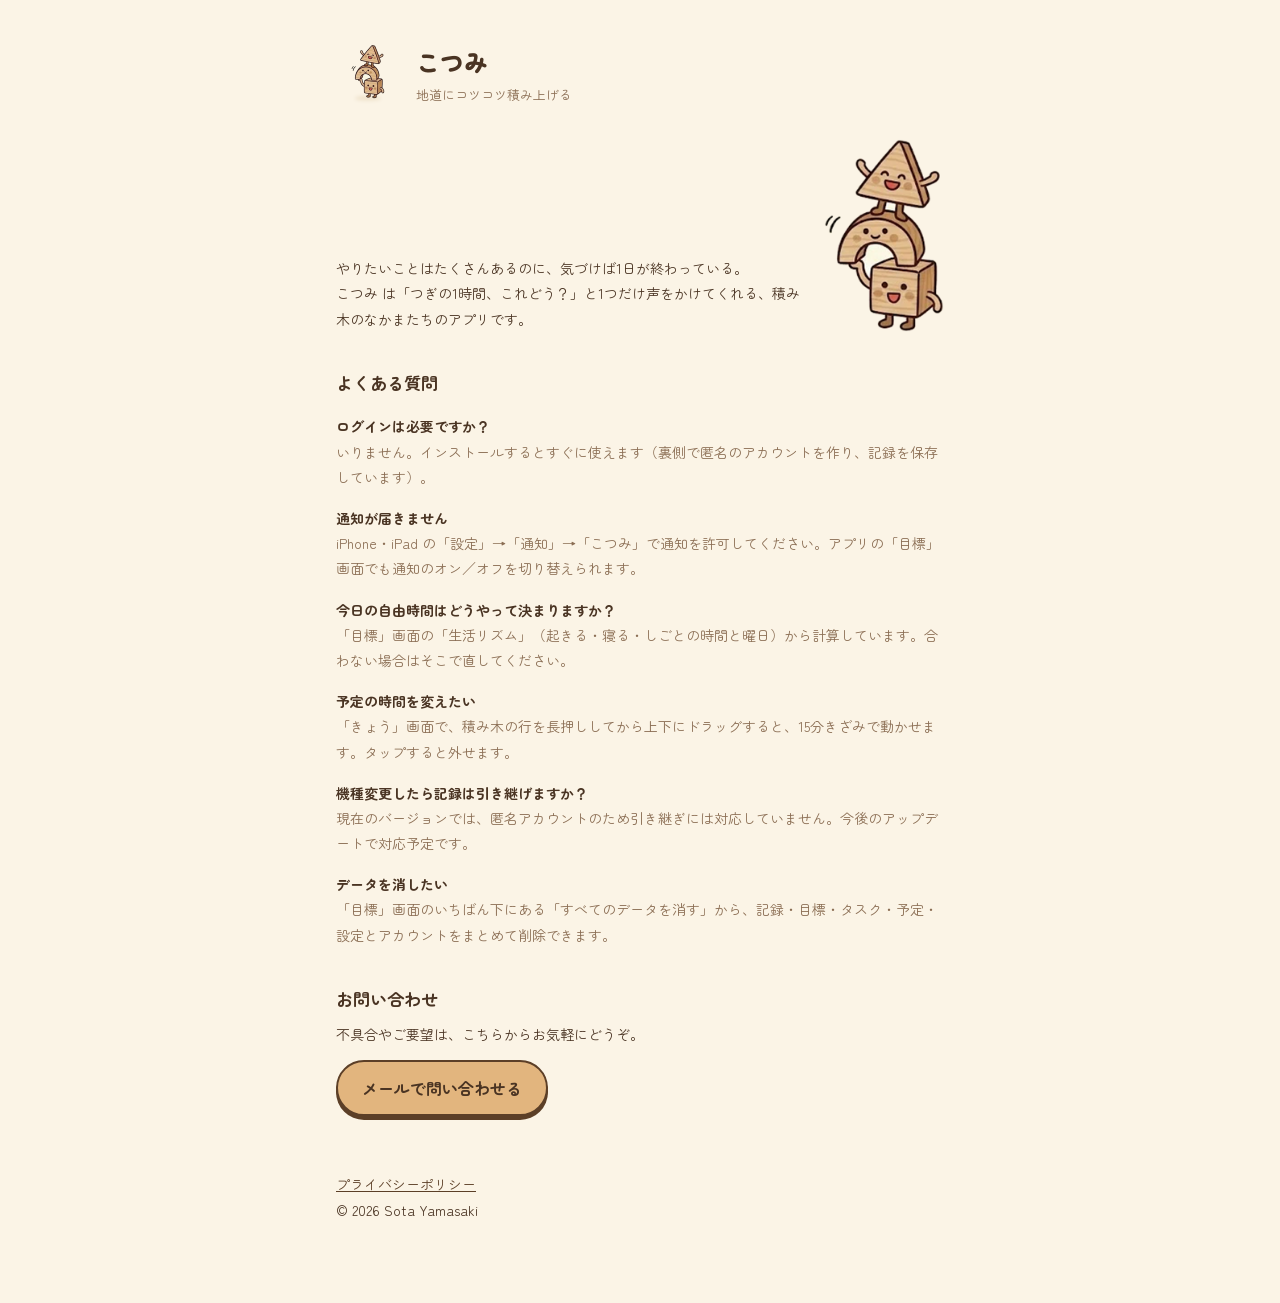
<file: index.html>
<!DOCTYPE html>
<html lang="ja">
<head>
  <meta charset="UTF-8" />
  <meta name="viewport" content="width=device-width, initial-scale=1.0" />
  <title>こつみ サポート</title>
  <meta name="description" content="こつみは、つぎの1時間を積み木のなかまが1つだけ提案してくれる、コツコツ積み上げるためのアプリです。" />
  <link rel="icon" href="assets/icon.png" />
  <link rel="preconnect" href="https://fonts.googleapis.com" />
  <link href="https://fonts.googleapis.com/css2?family=Zen+Maru+Gothic:wght@400;700;900&display=swap" rel="stylesheet" />
  <link rel="stylesheet" href="style.css" />
</head>
<body>
  <main>
    <header>
      <img src="assets/icon.png" alt="こつみ のアイコン" />
      <div>
        <h1>こつみ</h1>
        <p class="soft">地道にコツコツ積み上げる</p>
      </div>
    </header>

    <div class="hero">
      <p>やりたいことはたくさんあるのに、気づけば1日が終わっている。<br />こつみ は「つぎの1時間、これどう？」と1つだけ声をかけてくれる、積み木のなかまたちのアプリです。</p>
      <img src="assets/stack.png" alt="積み重なった積み木のなかまたち" />
    </div>

    <h2>よくある質問</h2>
    <dl>
      <dt>ログインは必要ですか？</dt>
      <dd>いりません。インストールするとすぐに使えます（裏側で匿名のアカウントを作り、記録を保存しています）。</dd>
      <dt>通知が届きません</dt>
      <dd>iPhone・iPad の「設定」→「通知」→「こつみ」で通知を許可してください。アプリの「目標」画面でも通知のオン／オフを切り替えられます。</dd>
      <dt>今日の自由時間はどうやって決まりますか？</dt>
      <dd>「目標」画面の「生活リズム」（起きる・寝る・しごとの時間と曜日）から計算しています。合わない場合はそこで直してください。</dd>
      <dt>予定の時間を変えたい</dt>
      <dd>「きょう」画面で、積み木の行を長押ししてから上下にドラッグすると、15分きざみで動かせます。タップすると外せます。</dd>
      <dt>機種変更したら記録は引き継げますか？</dt>
      <dd>現在のバージョンでは、匿名アカウントのため引き継ぎには対応していません。今後のアップデートで対応予定です。</dd>
      <dt>データを消したい</dt>
      <dd>「目標」画面のいちばん下にある「すべてのデータを消す」から、記録・目標・タスク・予定・設定とアカウントをまとめて削除できます。</dd>
    </dl>

    <h2>お問い合わせ</h2>
    <p>不具合やご要望は、こちらからお気軽にどうぞ。</p>
    <a class="button" href="mailto:osouzainosou33@gmail.com?subject=Kotsumi%20%E3%81%8A%E5%95%8F%E3%81%84%E5%90%88%E3%82%8F%E3%81%9B">メールで問い合わせる</a>

    <footer>
      <p><a href="privacy-policy.html">プライバシーポリシー</a></p>
      <p>© 2026 Sota Yamasaki</p>
    </footer>
  </main>
</body>
</html>
</file>
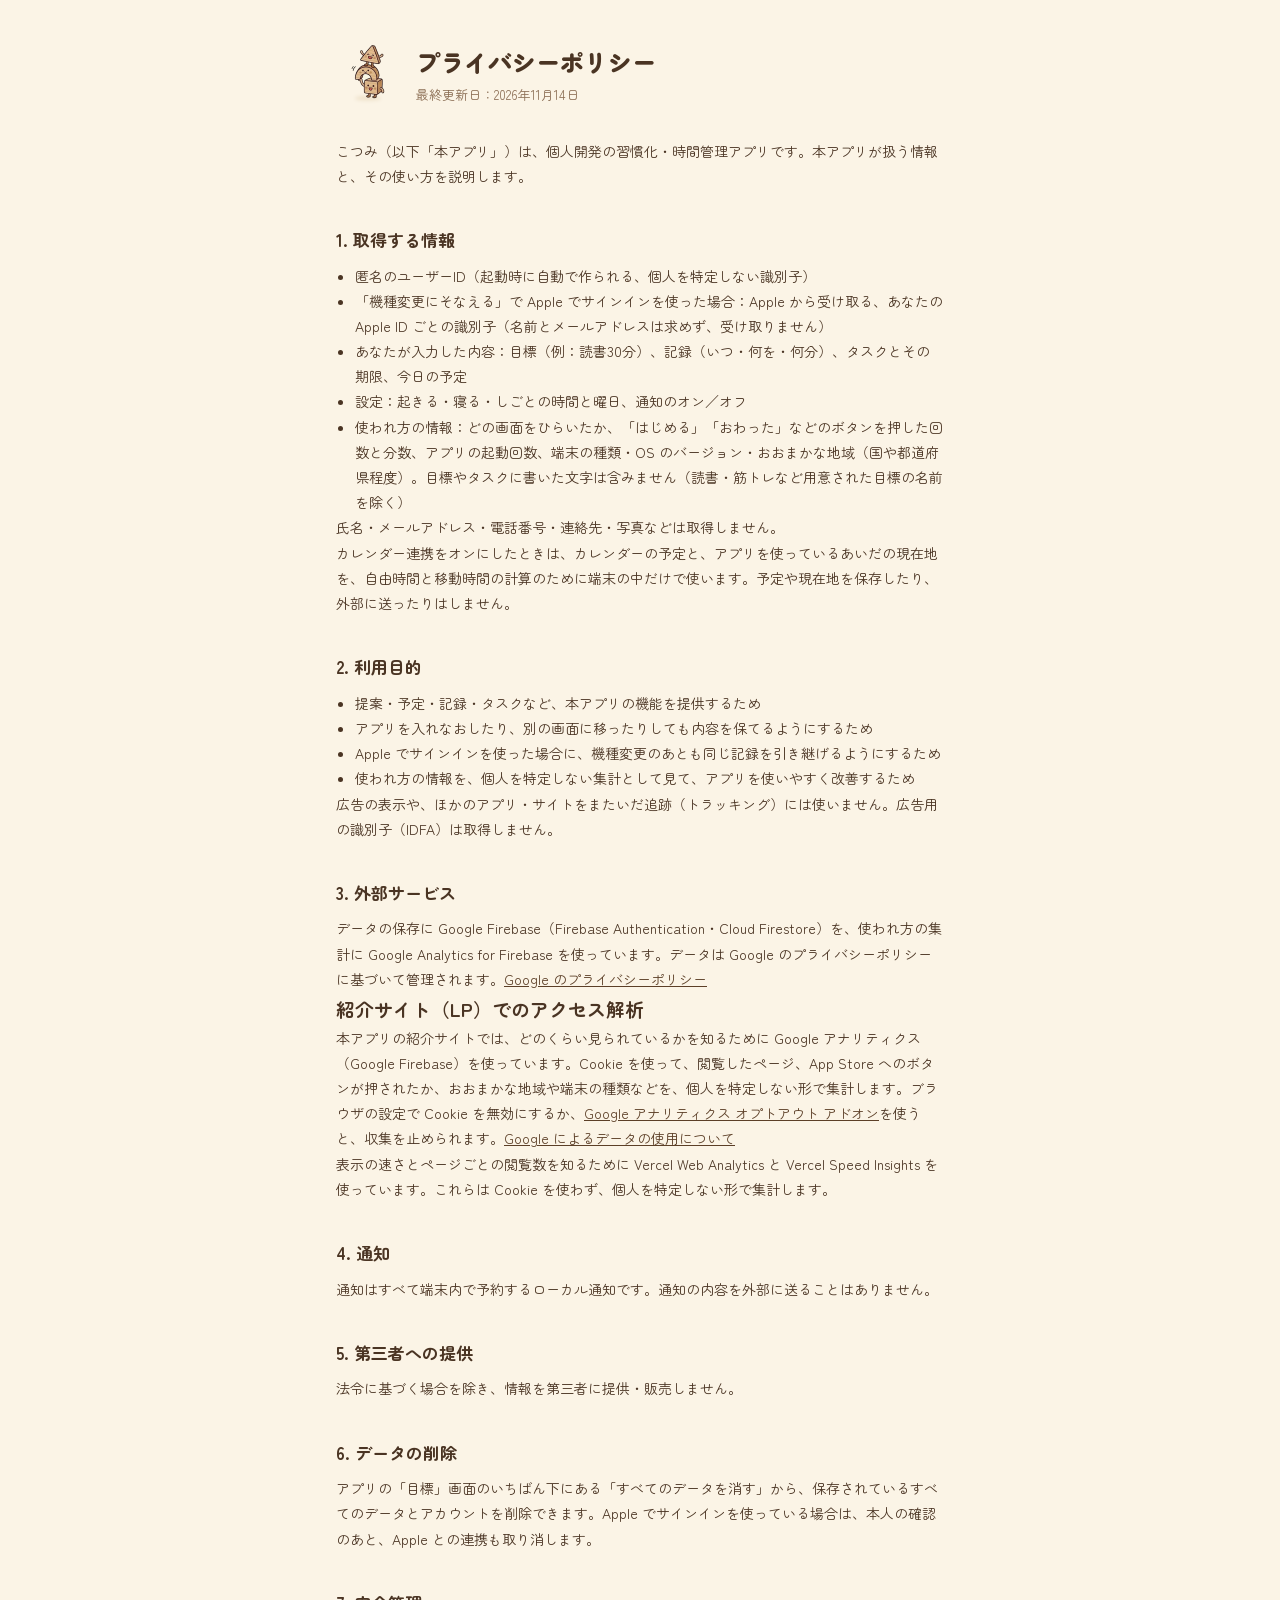
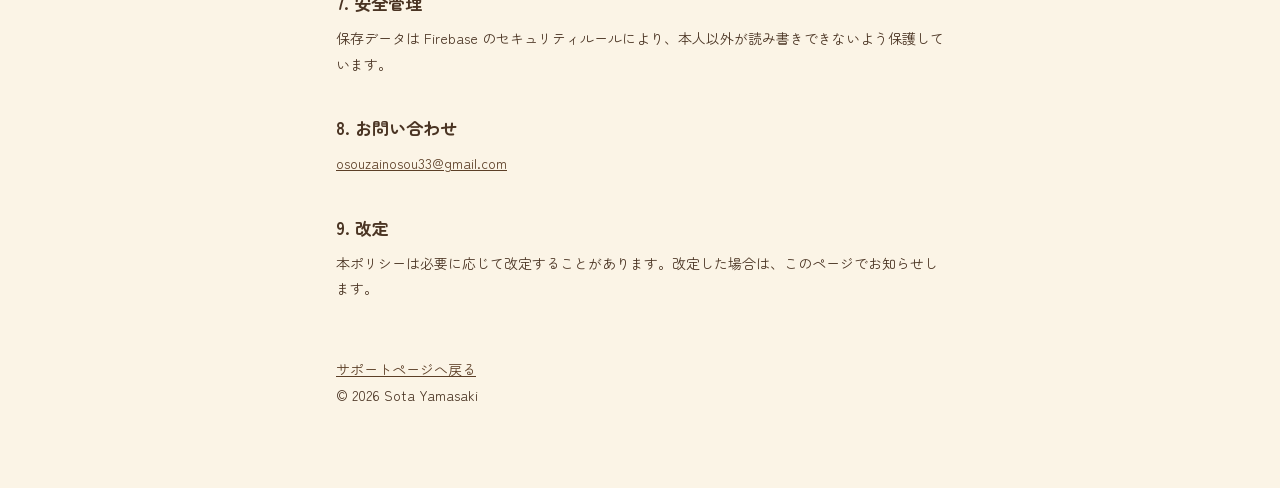
<file: privacy-policy.html>
<!DOCTYPE html>
<html lang="ja">
<head>
  <meta charset="UTF-8" />
  <meta name="viewport" content="width=device-width, initial-scale=1.0" />
  <title>プライバシーポリシー - こつみ</title>
  <link rel="icon" href="assets/icon.png" />
  <link rel="preconnect" href="https://fonts.googleapis.com" />
  <link href="https://fonts.googleapis.com/css2?family=Zen+Maru+Gothic:wght@400;700;900&display=swap" rel="stylesheet" />
  <link rel="stylesheet" href="style.css" />
</head>
<body>
  <main>
    <header>
      <img src="assets/icon.png" alt="こつみ のアイコン" />
      <div>
        <h1>プライバシーポリシー</h1>
        <p class="soft">最終更新日：2026年11月14日</p>
      </div>
    </header>

    <p>こつみ（以下「本アプリ」）は、個人開発の習慣化・時間管理アプリです。本アプリが扱う情報と、その使い方を説明します。</p>

    <h2>1. 取得する情報</h2>
    <ul>
      <li>匿名のユーザーID（起動時に自動で作られる、個人を特定しない識別子）</li>
      <li>「機種変更にそなえる」で Apple でサインインを使った場合：Apple から受け取る、あなたの Apple ID ごとの識別子（名前とメールアドレスは求めず、受け取りません）</li>
      <li>あなたが入力した内容：目標（例：読書30分）、記録（いつ・何を・何分）、タスクとその期限、今日の予定</li>
      <li>設定：起きる・寝る・しごとの時間と曜日、通知のオン／オフ</li>
      <li>使われ方の情報：どの画面をひらいたか、「はじめる」「おわった」などのボタンを押した回数と分数、アプリの起動回数、端末の種類・OS のバージョン・おおまかな地域（国や都道府県程度）。目標やタスクに書いた文字は含みません（読書・筋トレなど用意された目標の名前を除く）</li>
    </ul>
    <p>氏名・メールアドレス・電話番号・連絡先・写真などは取得しません。</p>
    <p>カレンダー連携をオンにしたときは、カレンダーの予定と、アプリを使っているあいだの現在地を、自由時間と移動時間の計算のために端末の中だけで使います。予定や現在地を保存したり、外部に送ったりはしません。</p>

    <h2>2. 利用目的</h2>
    <ul>
      <li>提案・予定・記録・タスクなど、本アプリの機能を提供するため</li>
      <li>アプリを入れなおしたり、別の画面に移ったりしても内容を保てるようにするため</li>
      <li>Apple でサインインを使った場合に、機種変更のあとも同じ記録を引き継げるようにするため</li>
      <li>使われ方の情報を、個人を特定しない集計として見て、アプリを使いやすく改善するため</li>
    </ul>
    <p>広告の表示や、ほかのアプリ・サイトをまたいだ追跡（トラッキング）には使いません。広告用の識別子（IDFA）は取得しません。</p>

    <h2>3. 外部サービス</h2>
    <p>データの保存に Google Firebase（Firebase Authentication・Cloud Firestore）を、使われ方の集計に Google Analytics for Firebase を使っています。データは Google のプライバシーポリシーに基づいて管理されます。<a href="https://policies.google.com/privacy" target="_blank" rel="noopener">Google のプライバシーポリシー</a></p>

    <h3>紹介サイト（LP）でのアクセス解析</h3>
    <p>本アプリの紹介サイトでは、どのくらい見られているかを知るために Google アナリティクス（Google Firebase）を使っています。Cookie を使って、閲覧したページ、App Store へのボタンが押されたか、おおまかな地域や端末の種類などを、個人を特定しない形で集計します。ブラウザの設定で Cookie を無効にするか、<a href="https://tools.google.com/dlpage/gaoptout?hl=ja" target="_blank" rel="noopener">Google アナリティクス オプトアウト アドオン</a>を使うと、収集を止められます。<a href="https://policies.google.com/technologies/partner-sites?hl=ja" target="_blank" rel="noopener">Google によるデータの使用について</a></p>
    <p>表示の速さとページごとの閲覧数を知るために Vercel Web Analytics と Vercel Speed Insights を使っています。これらは Cookie を使わず、個人を特定しない形で集計します。</p>

    <h2>4. 通知</h2>
    <p>通知はすべて端末内で予約するローカル通知です。通知の内容を外部に送ることはありません。</p>

    <h2>5. 第三者への提供</h2>
    <p>法令に基づく場合を除き、情報を第三者に提供・販売しません。</p>

    <h2>6. データの削除</h2>
    <p>アプリの「目標」画面のいちばん下にある「すべてのデータを消す」から、保存されているすべてのデータとアカウントを削除できます。Apple でサインインを使っている場合は、本人の確認のあと、Apple との連携も取り消します。</p>

    <h2>7. 安全管理</h2>
    <p>保存データは Firebase のセキュリティルールにより、本人以外が読み書きできないよう保護しています。</p>

    <h2>8. お問い合わせ</h2>
    <p><a href="mailto:osouzainosou33@gmail.com?subject=Kotsumi%20%E3%83%97%E3%83%A9%E3%82%A4%E3%83%90%E3%82%B7%E3%83%BC">osouzainosou33@gmail.com</a></p>

    <h2>9. 改定</h2>
    <p>本ポリシーは必要に応じて改定することがあります。改定した場合は、このページでお知らせします。</p>

    <footer>
      <p><a href="index.html">サポートページへ戻る</a></p>
      <p>© 2026 Sota Yamasaki</p>
    </footer>
  </main>
</body>
</html>
</file>
<file: style.css>
:root { --bg: #FBF4E6; --deep: #F3E6CC; --ink: #4A3423; --soft: #8B6E54; --wood: #E2B57E; --line: #5C3F27; }
* { box-sizing: border-box; margin: 0; padding: 0; }
body { background: var(--bg); color: var(--ink); font-family: 'Zen Maru Gothic', -apple-system, 'Hiragino Sans', sans-serif; line-height: 1.8; }
main { max-width: 640px; margin: 0 auto; padding: 40px 16px 80px; }
header { display: flex; align-items: center; gap: 16px; margin-bottom: 32px; }
header img { width: 64px; height: 64px; border-radius: 16px; }
h1 { font-size: 24px; font-weight: 900; }
h2 { font-size: 17px; font-weight: 700; margin: 36px 0 8px; }
p, li { font-size: 14px; color: var(--ink); }
.soft { color: var(--soft); font-size: 13px; }
ul { padding-left: 1.2em; }
a { color: var(--line); }
.hero { display: flex; align-items: flex-end; justify-content: space-between; gap: 12px; }
.hero img { width: 120px; }
.button { display: inline-block; margin-top: 12px; padding: 12px 24px; border-radius: 999px; background: var(--wood); border: 2px solid var(--line); box-shadow: 0 4px 0 var(--line); color: var(--ink); font-weight: 700; text-decoration: none; }
dt { font-weight: 700; font-size: 14px; margin-top: 16px; }
dd { font-size: 14px; color: var(--soft); }
footer { margin-top: 56px; font-size: 12px; color: var(--soft); }
</file>
